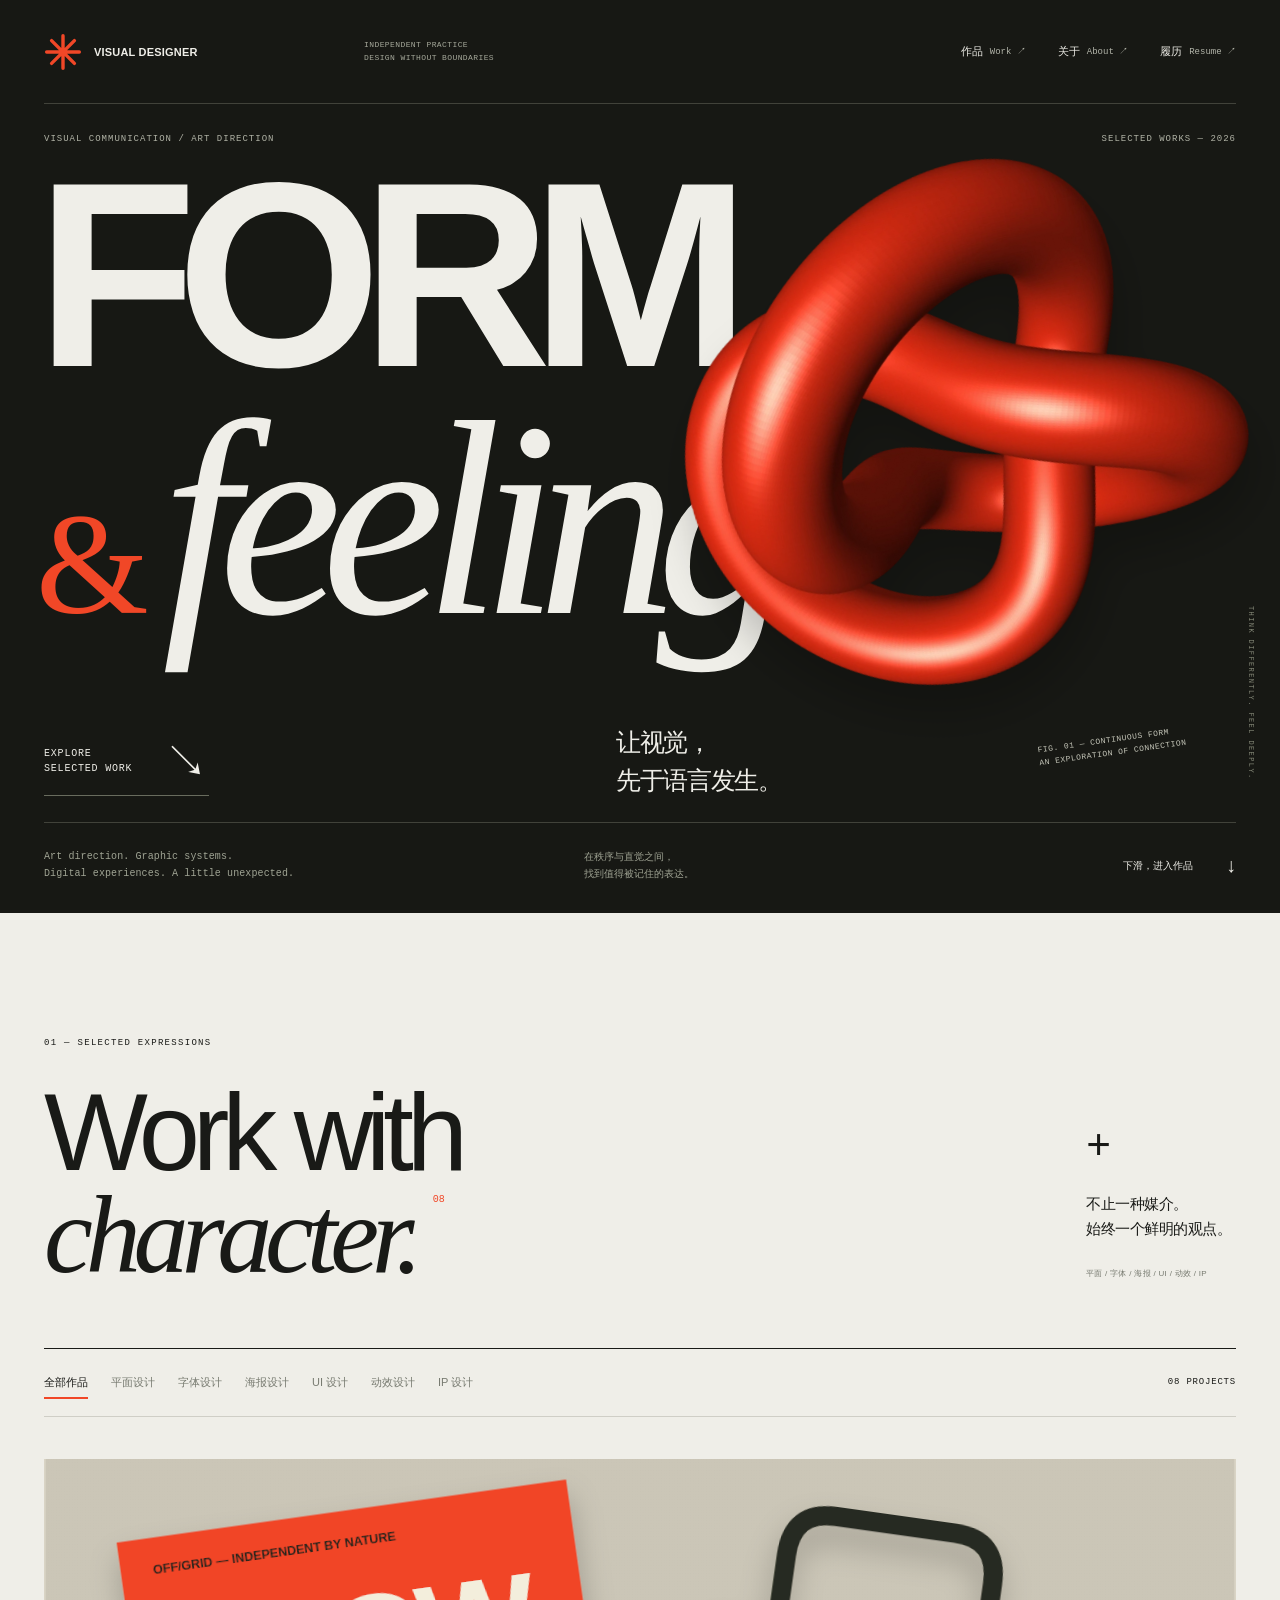
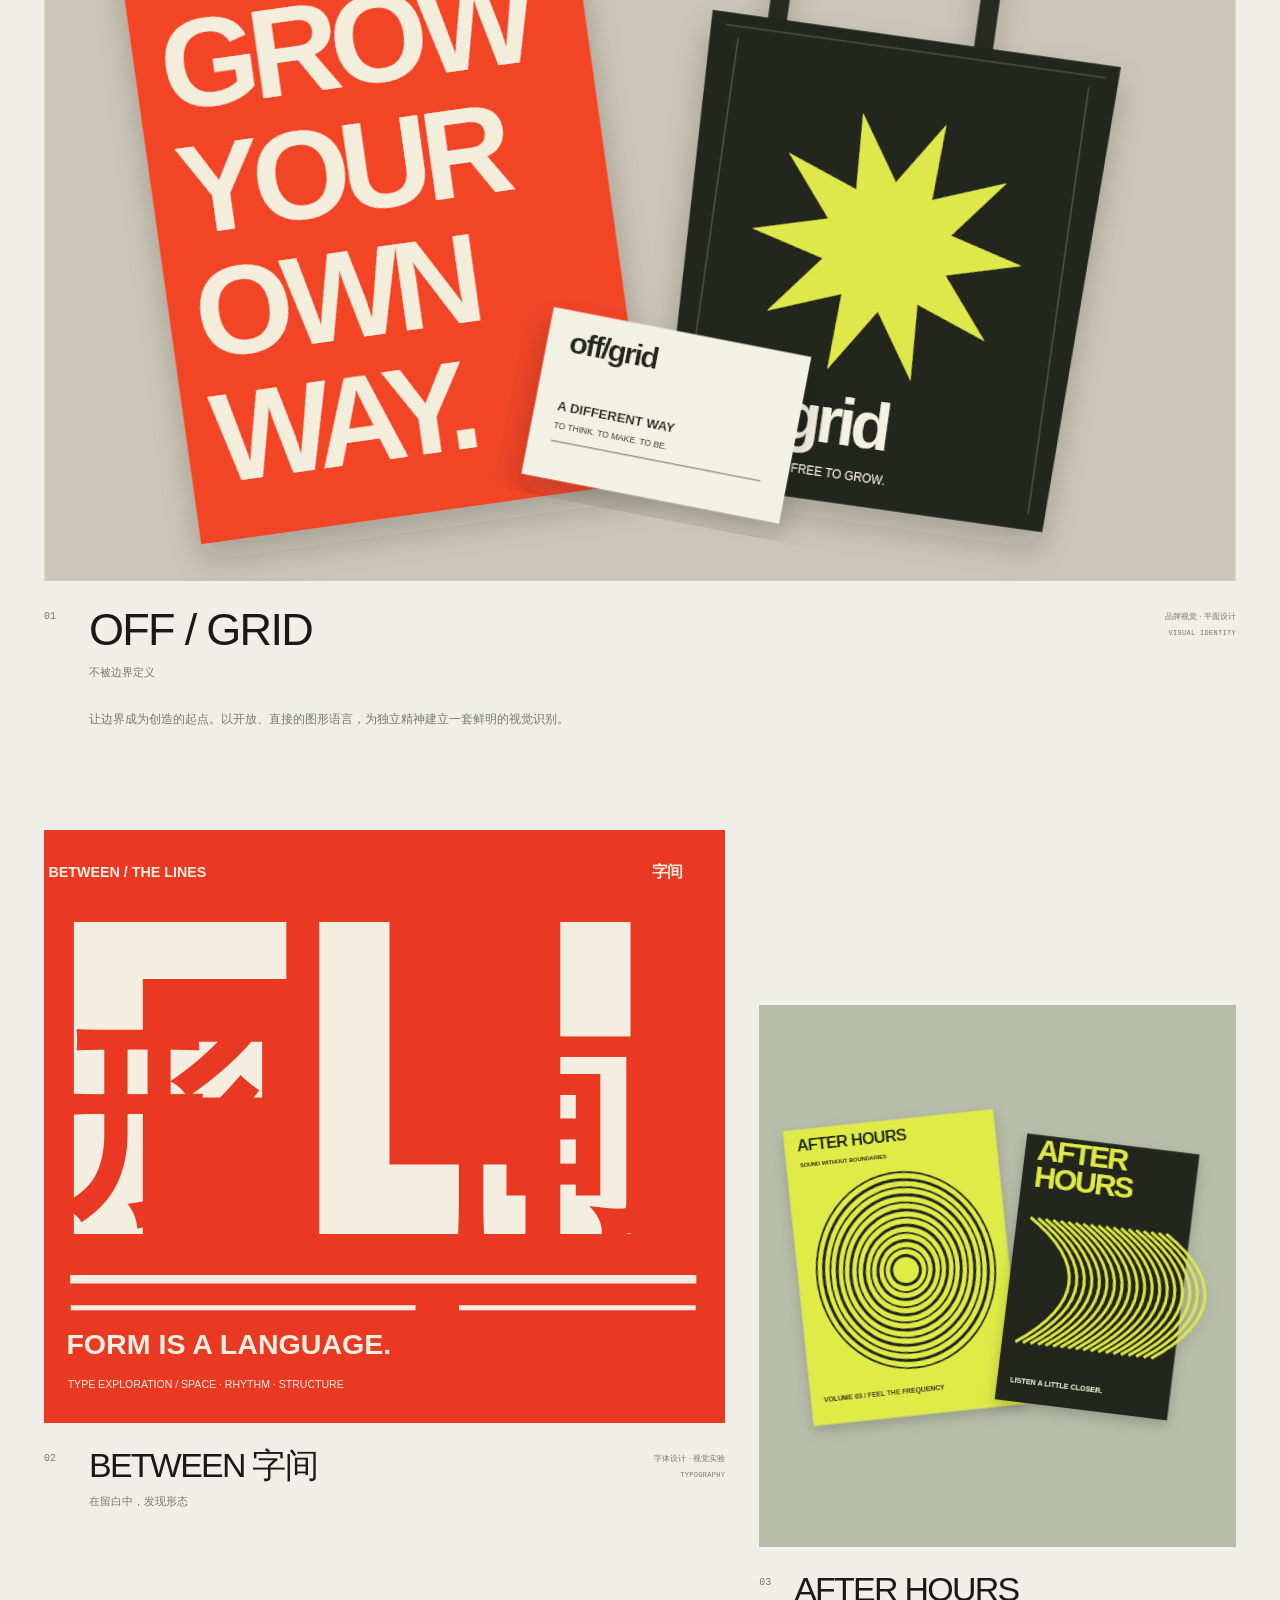
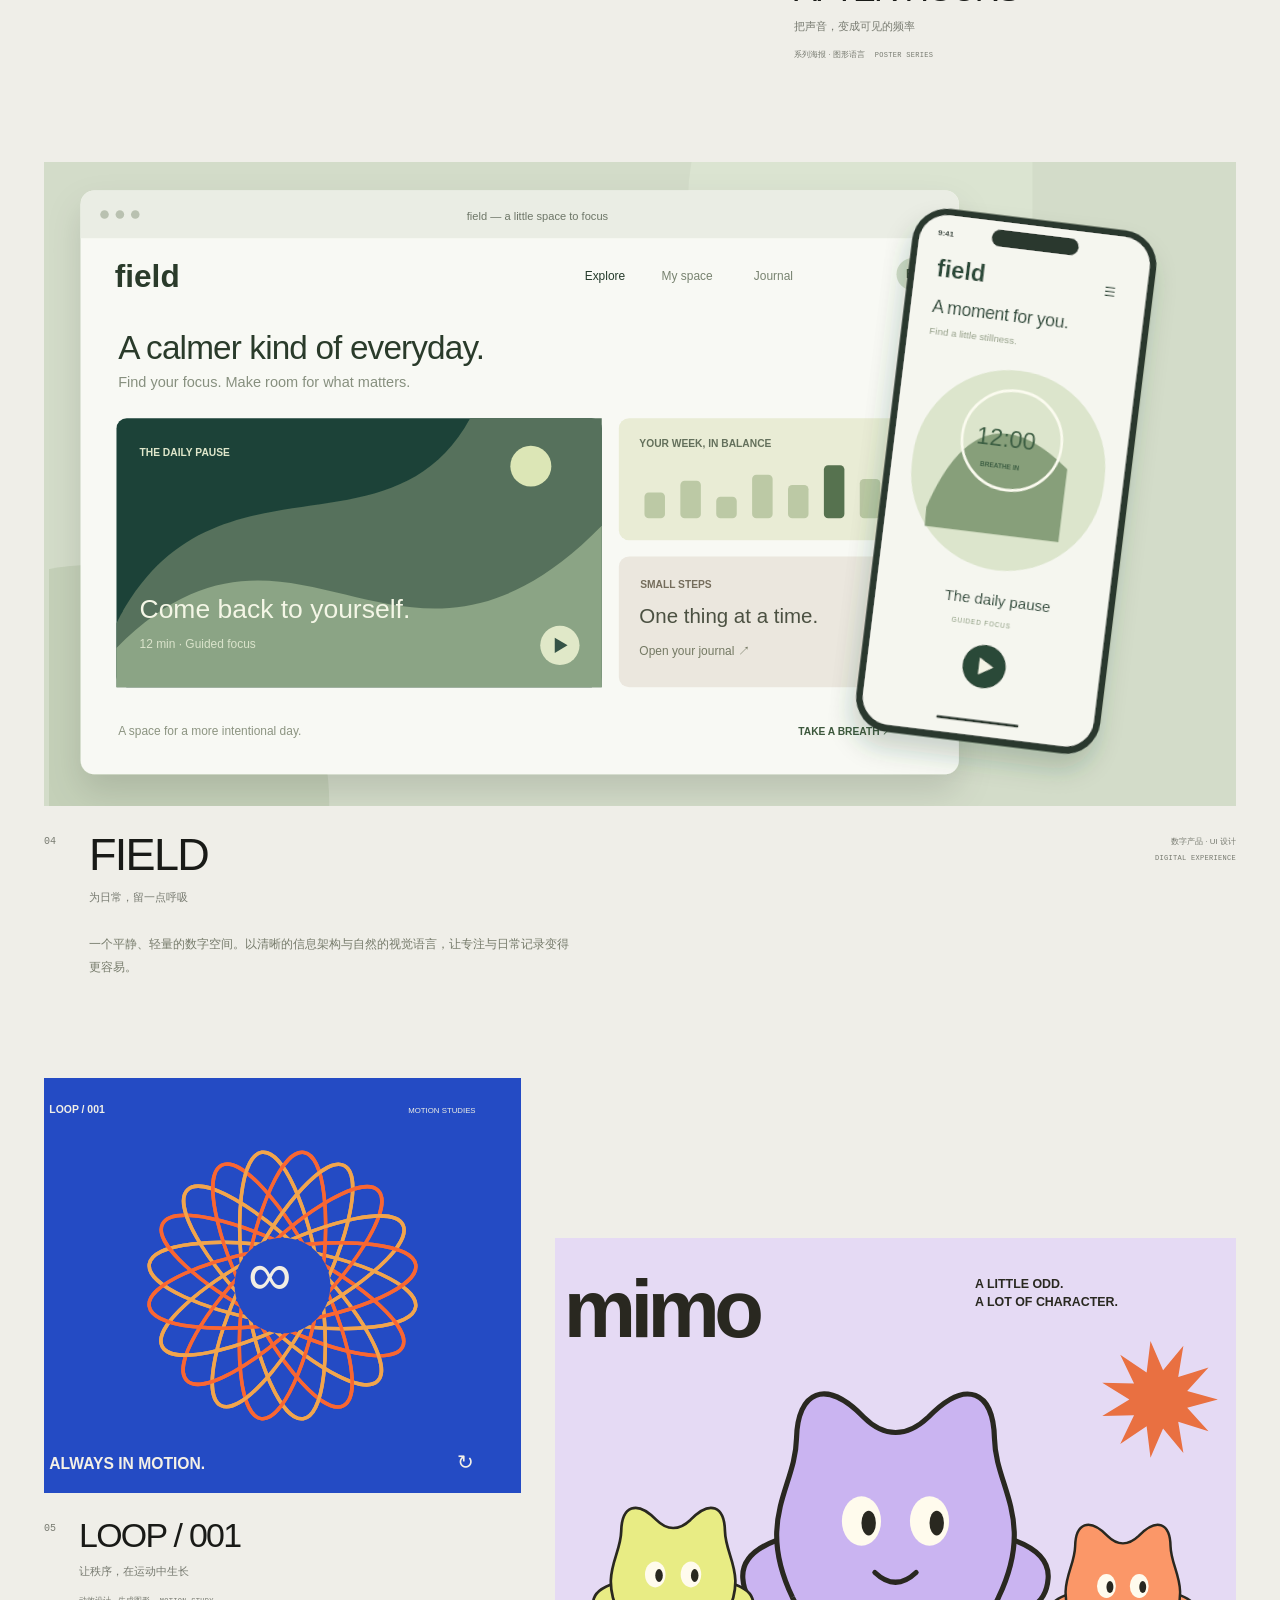
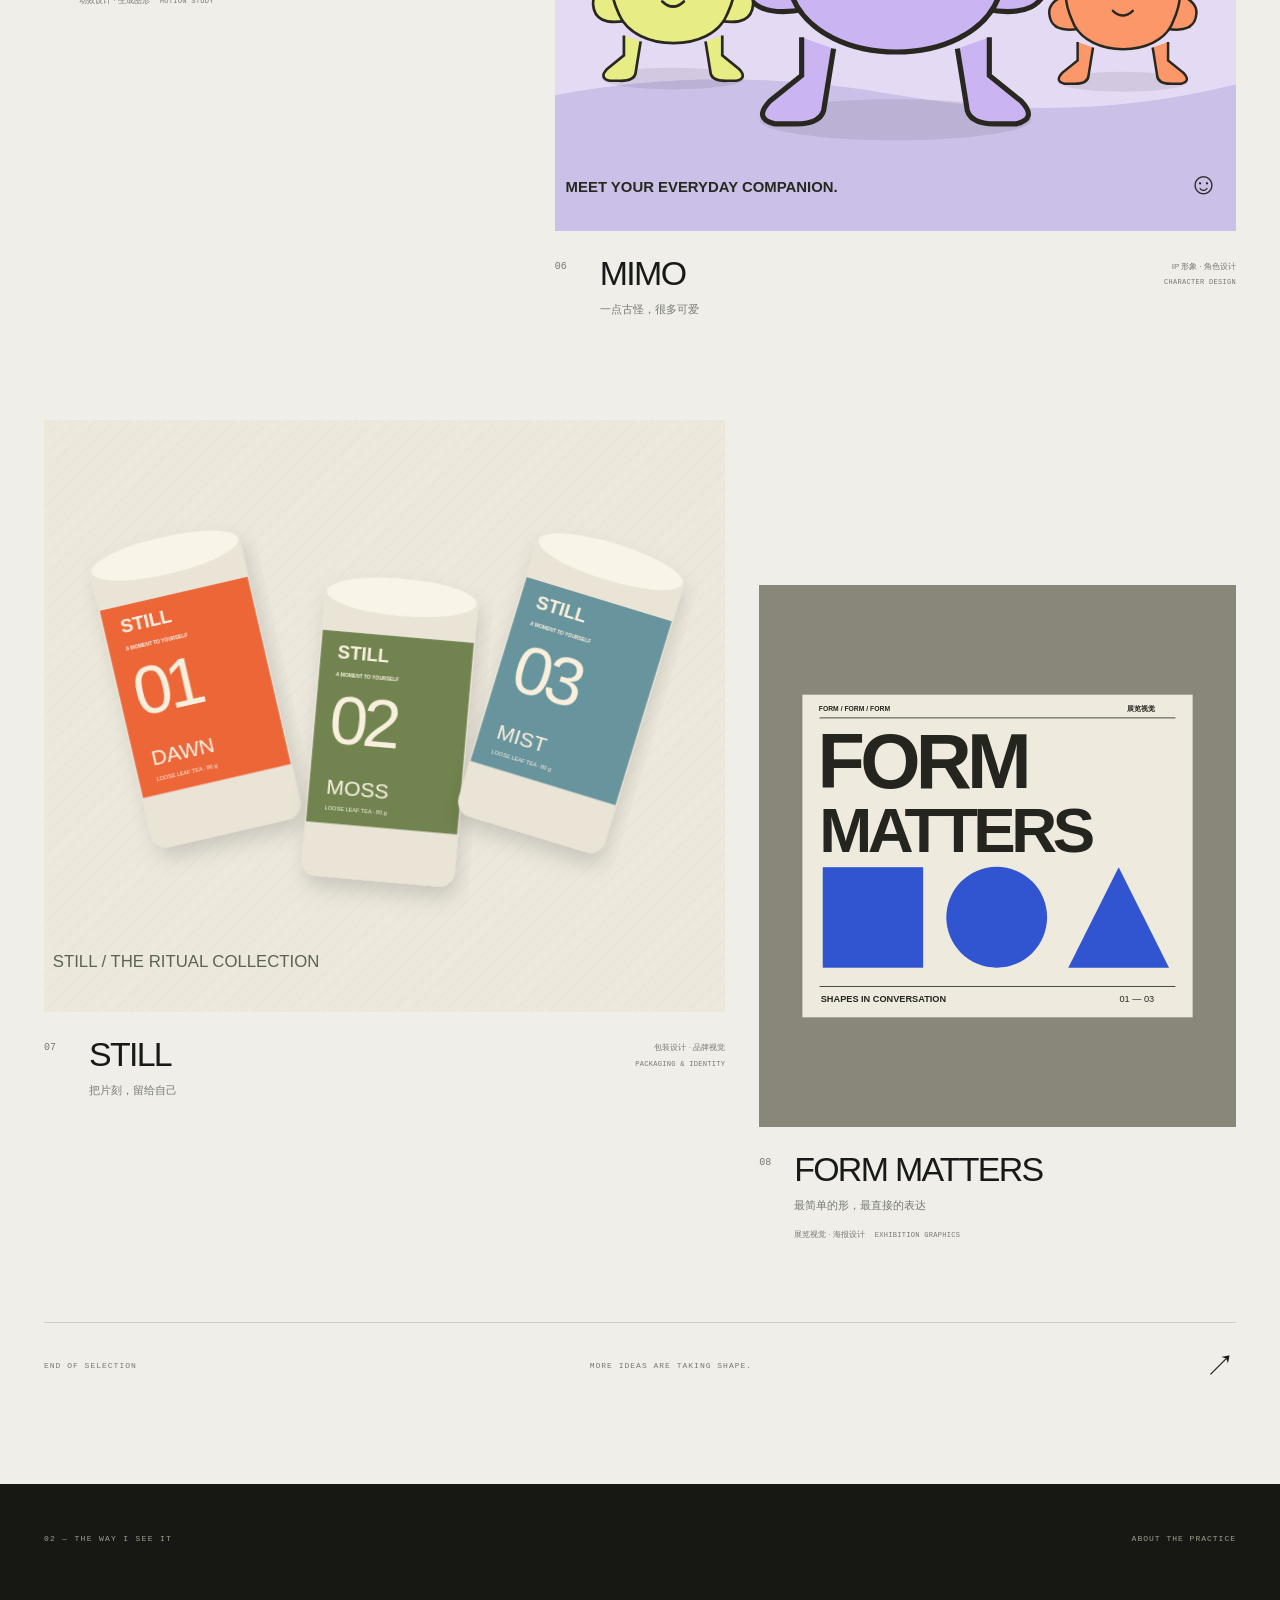
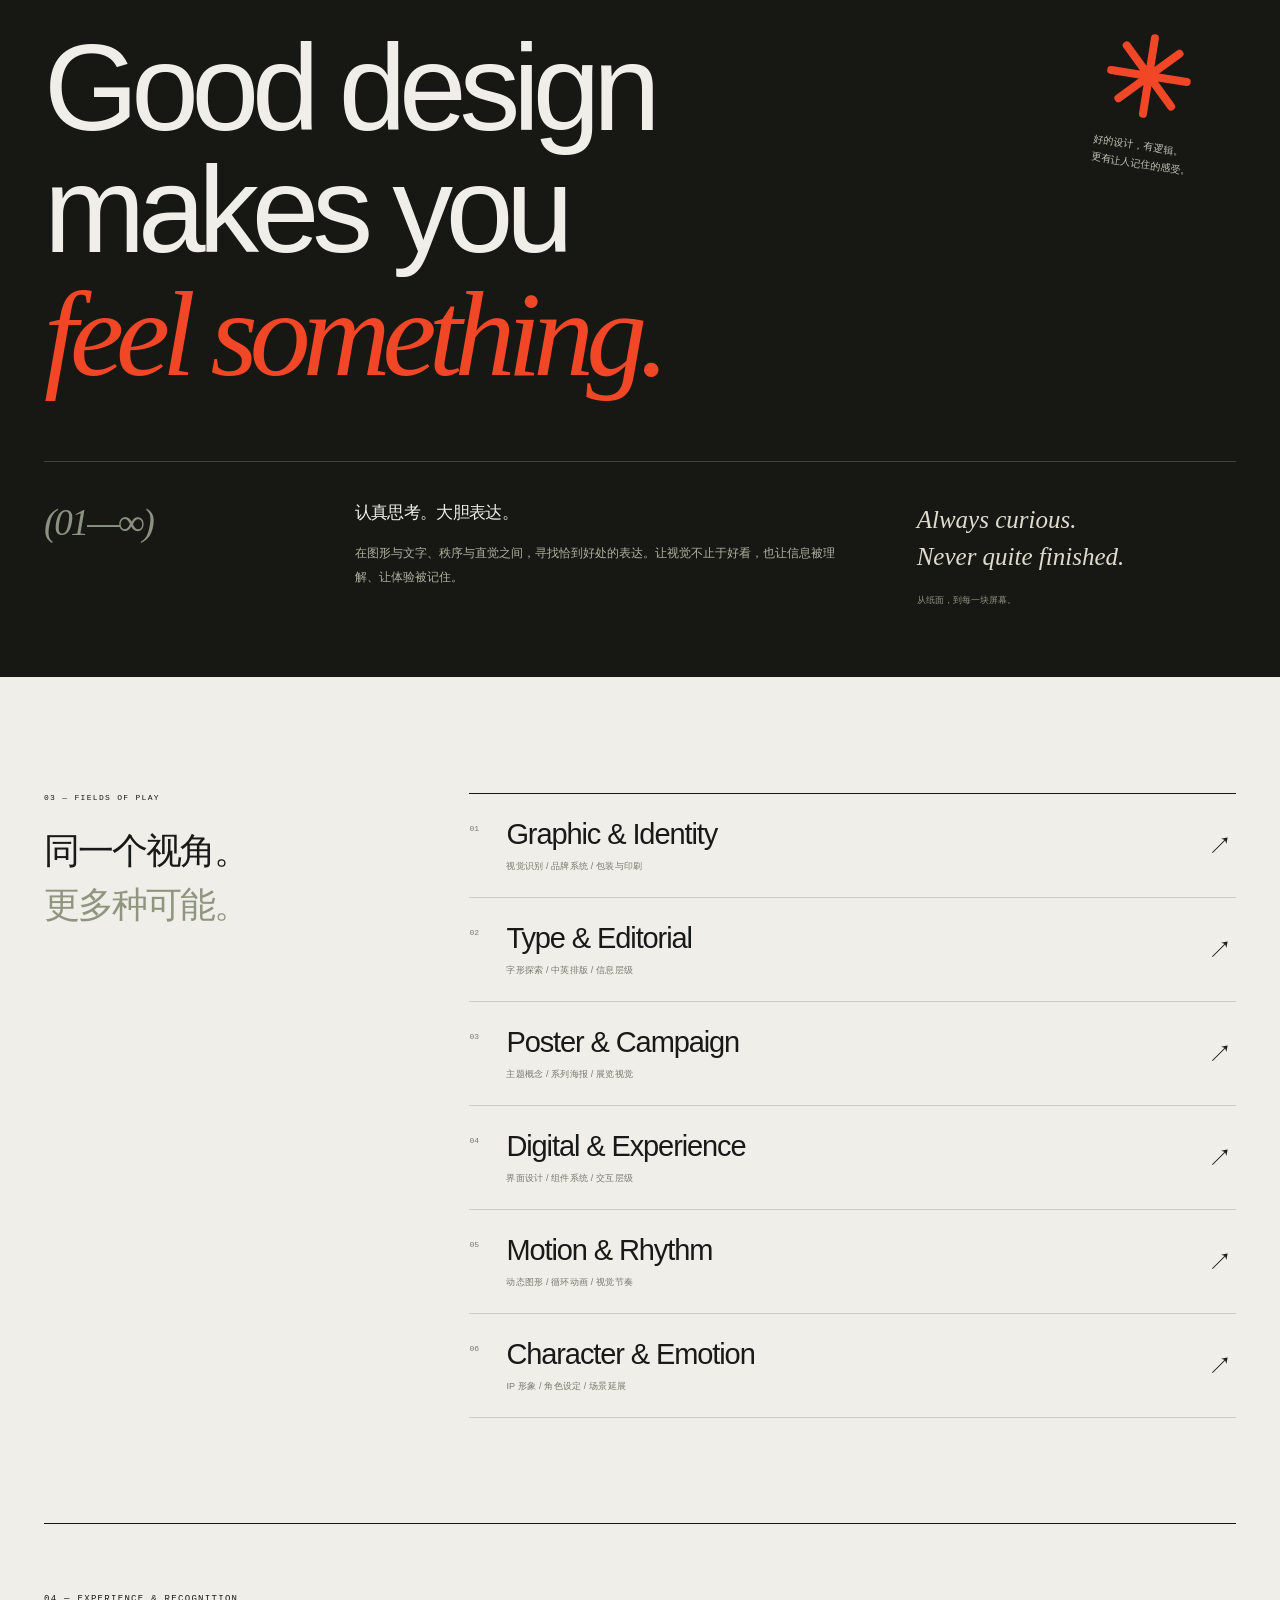
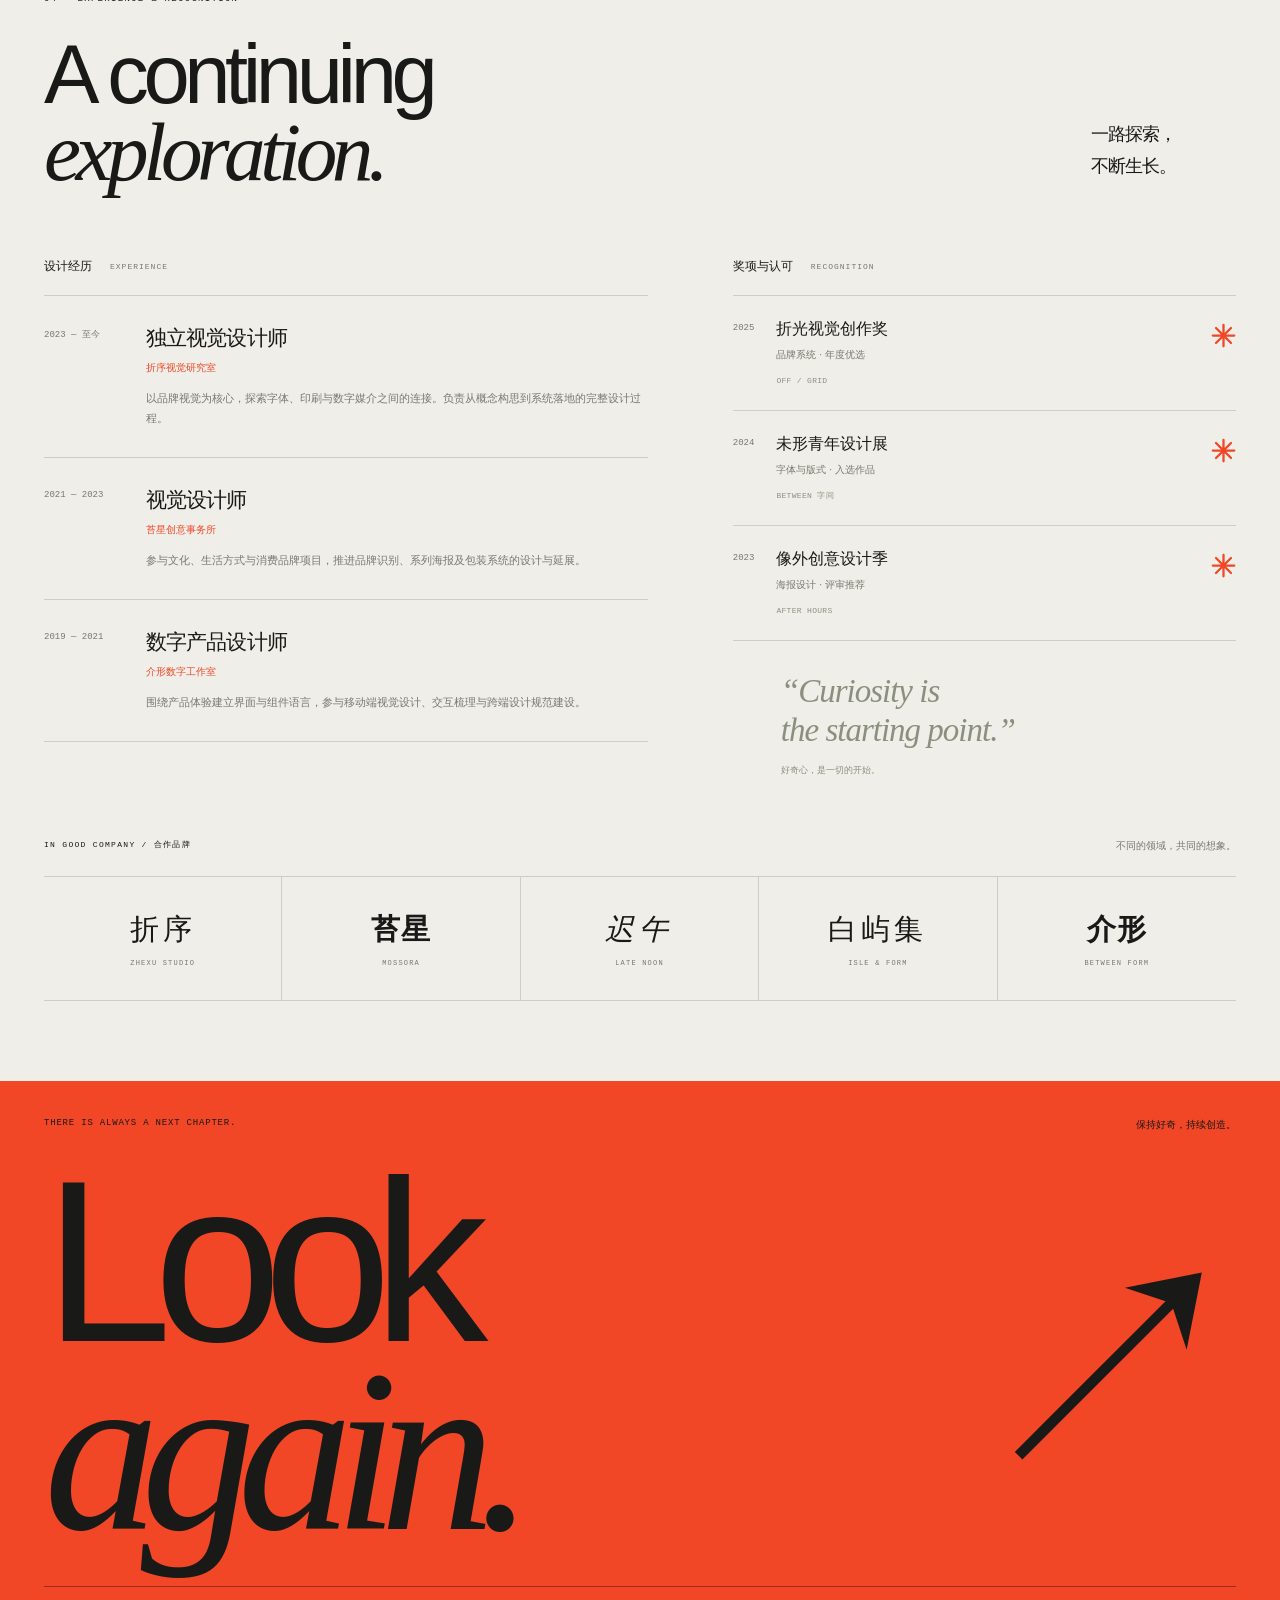
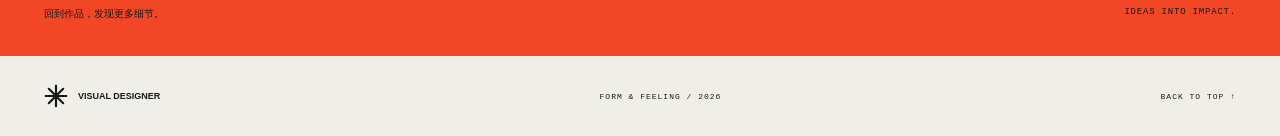
<file: index.html>
<!doctype html>
<html lang="zh-CN">
<head>
<meta charset="utf-8"><meta name="viewport" content="width=device-width,initial-scale=1"><meta name="theme-color" content="#171814">
<meta name="description" content="独立视觉设计作品集。图形、字体、海报、数字界面、动态与角色，探索形式与感受之间的连接。">
<meta property="og:title" content="FORM & FEELING — 视觉设计作品集"><meta property="og:description" content="让视觉，先于语言发生。"><meta property="og:type" content="website">
<title>FORM & FEELING — 视觉设计作品集</title><link rel="icon" href="assets/favicon.svg" type="image/svg+xml"><link rel="stylesheet" href="styles.css?v=2"><script src="content.js?v=2" defer></script><script src="app.js?v=2" defer></script>
</head>
<body><a class="skip-link" href="#work">跳到作品</a>
<div class="opening" id="top"><header class="site-header"><a class="wordmark" href="#top" aria-label="视觉设计师，返回首页"><span class="brand-symbol" aria-hidden="true"><svg class="star-mark" viewBox="0 0 100 100" aria-hidden="true"><path d="M50 7v86M7 50h86M20 20l60 60M20 80l60-60" fill="none" stroke="currentColor" stroke-width="9" stroke-linecap="round"/></svg></span><span data-profile="name">VISUAL DESIGNER</span></a><span class="header-note">INDEPENDENT PRACTICE<br>DESIGN WITHOUT BOUNDARIES</span><nav class="desktop-nav" aria-label="主导航"><a href="#work">作品 <span>Work ↗</span></a><a href="#about">关于 <span>About ↗</span></a><a href="#resume">履历 <span>Resume ↗</span></a></nav><button class="menu-toggle" aria-label="打开导航" aria-expanded="false" aria-controls="mobile-nav"><span></span><span></span></button><nav class="mobile-nav" id="mobile-nav" aria-label="移动导航" hidden><a href="#work">作品 <span>Work ↗</span></a><a href="#about">关于 <span>About ↗</span></a><a href="#resume">履历 <span>Resume ↗</span></a></nav></header>
<section class="hero" aria-labelledby="hero-title"><div class="hero-topline"><span>VISUAL COMMUNICATION / ART DIRECTION</span><span>SELECTED WORKS — 2026</span></div><div class="hero-stage"><h1 id="hero-title"><span class="hero-form" data-profile="heroLine1">FORM</span><span class="hero-feeling"><small>&amp;</small><em data-profile="heroLine2">feeling.</em></span></h1><div class="sculpture-wrap"><img src="assets/sculpture.webp" width="1400" height="1380" fetchpriority="high" alt="光泽朱红色三维缠绕雕塑，连续曲面构成没有起止的结"><span class="sculpture-label">FIG. 01 — CONTINUOUS FORM<br>AN EXPLORATION OF CONNECTION</span></div><p class="hero-statement">让视觉，<br>先于语言发生。</p><a class="hero-explore" href="#work"><span>EXPLORE<br>SELECTED WORK</span><span aria-hidden="true">↘</span></a><span class="hero-side-label" aria-hidden="true">THINK DIFFERENTLY. FEEL DEEPLY.</span></div><div class="hero-bottom"><p>Art direction. Graphic systems.<br>Digital experiences. A little unexpected.</p><p>在秩序与直觉之间，<br>找到值得被记住的表达。</p><a href="#work">下滑，进入作品 <span aria-hidden="true">↓</span></a></div></section></div>
<main>
<section id="work" class="work-section section-shell" aria-labelledby="work-title"><div class="section-heading"><div><p class="eyebrow">01 — SELECTED EXPRESSIONS</p><h2 id="work-title">Work with<br><em>character.</em><sup id="total-count">08</sup></h2></div><div class="work-heading-note"><span class="small-cross" aria-hidden="true">+</span><p>不止一种媒介。<br>始终一个鲜明的观点。</p><span>平面 / 字体 / 海报 / UI / 动效 / IP</span></div></div><div class="work-toolbar"><div id="filters" class="filters" role="group" aria-label="按设计类别筛选作品"></div><span id="results-count" class="results-count">08 PROJECTS</span></div><p id="filter-status" class="sr-only" role="status" aria-live="polite"></p><div id="project-grid" class="project-grid"></div><noscript><p>请开启 JavaScript 浏览完整项目。</p><img src="assets/off-grid.svg" alt="OFF / GRID 品牌设计"></noscript><div class="work-end"><span>END OF SELECTION</span><span>MORE IDEAS ARE TAKING SHAPE.</span><span aria-hidden="true">↗</span></div></section>
<section id="about" class="about-section" aria-labelledby="about-title"><div class="about-top section-shell"><p class="eyebrow">02 — THE WAY I SEE IT</p><span>ABOUT THE PRACTICE</span></div><div class="manifesto section-shell"><h2 id="about-title">Good design<br>makes you<br><em>feel something.</em></h2><div class="manifesto-note"><span aria-hidden="true"><svg class="star-mark" viewBox="0 0 100 100" aria-hidden="true"><path d="M50 7v86M7 50h86M20 20l60 60M20 80l60-60" fill="none" stroke="currentColor" stroke-width="9" stroke-linecap="round"/></svg></span><p>好的设计，有逻辑。<br>更有让人记住的感受。</p></div></div><div class="about-bottom section-shell"><span class="about-number">(01—∞)</span><div><h3>认真思考。大胆表达。</h3><p data-profile="about">在图形与文字、秩序与直觉之间，寻找恰到好处的表达。让视觉不止于好看，也让信息被理解、让体验被记住。</p></div><p class="about-aside">Always curious.<br>Never quite finished.<br><span>从纸面，到每一块屏幕。</span></p></div></section>
<section id="capabilities" class="capability-section section-shell" aria-labelledby="capability-title"><div class="compact-heading"><p class="eyebrow">03 — FIELDS OF PLAY</p><h2 id="capability-title">同一个视角。<br><em>更多种可能。</em></h2></div><div class="capability-list">
<a href="#work" data-filter-link="graphic" class="capability-row"><span class="capability-number">01</span><h3>Graphic & Identity</h3><p>视觉识别 / 品牌系统 / 包装与印刷</p><span class="capability-arrow" aria-hidden="true">↗</span></a>
<a href="#work" data-filter-link="type" class="capability-row"><span class="capability-number">02</span><h3>Type & Editorial</h3><p>字形探索 / 中英排版 / 信息层级</p><span class="capability-arrow" aria-hidden="true">↗</span></a>
<a href="#work" data-filter-link="poster" class="capability-row"><span class="capability-number">03</span><h3>Poster & Campaign</h3><p>主题概念 / 系列海报 / 展览视觉</p><span class="capability-arrow" aria-hidden="true">↗</span></a>
<a href="#work" data-filter-link="ui" class="capability-row"><span class="capability-number">04</span><h3>Digital & Experience</h3><p>界面设计 / 组件系统 / 交互层级</p><span class="capability-arrow" aria-hidden="true">↗</span></a>
<a href="#work" data-filter-link="motion" class="capability-row"><span class="capability-number">05</span><h3>Motion & Rhythm</h3><p>动态图形 / 循环动画 / 视觉节奏</p><span class="capability-arrow" aria-hidden="true">↗</span></a>
<a href="#work" data-filter-link="ip" class="capability-row"><span class="capability-number">06</span><h3>Character & Emotion</h3><p>IP 形象 / 角色设定 / 场景延展</p><span class="capability-arrow" aria-hidden="true">↗</span></a></div><div id="profile-links" class="profile-links" hidden></div></section>
<section id="resume" class="resume-section section-shell" aria-labelledby="resume-title"><div class="section-heading resume-heading"><div><p class="eyebrow">04 — EXPERIENCE & RECOGNITION</p><h2 id="resume-title">A continuing<br><em>exploration.</em></h2></div><p class="resume-heading-note">一路探索，<br>不断生长。</p></div><div class="resume-layout"><div><h3 class="resume-column-title">设计经历 <span>EXPERIENCE</span></h3><div id="experience-list"></div></div><div><h3 class="resume-column-title">奖项与认可 <span>RECOGNITION</span></h3><div id="awards-list"></div><div class="resume-quote">“Curiosity is<br>the starting point.”<span>好奇心，是一切的开始。</span></div></div></div><div id="clients" class="clients-section"><div class="clients-heading"><p class="eyebrow">IN GOOD COMPANY / 合作品牌</p><span>不同的领域，共同的想象。</span></div><div id="client-list" class="client-list"></div></div></section>
<section class="closing-section"><div class="section-shell"><div class="closing-top"><span>THERE IS ALWAYS A NEXT CHAPTER.</span><span>保持好奇，持续创造。</span></div><a class="closing-link" href="#work"><span>Look<br><em>again.</em></span><span class="closing-arrow" aria-hidden="true">↗</span></a><div class="closing-bottom"><span>回到作品，发现更多细节。</span><span>IDEAS INTO IMPACT.</span></div></div></section>
</main><footer class="site-footer section-shell"><a class="footer-brand" href="#top"><svg class="star-mark" viewBox="0 0 100 100" aria-hidden="true"><path d="M50 7v86M7 50h86M20 20l60 60M20 80l60-60" fill="none" stroke="currentColor" stroke-width="9" stroke-linecap="round"/></svg> <span data-profile="name">VISUAL DESIGNER</span></a><span>FORM & FEELING / 2026</span><a href="#top" class="back-top">BACK TO TOP ↑</a></footer>
<dialog class="project-dialog" id="project-dialog" aria-labelledby="dialog-title"><div class="dialog-top"><span id="dialog-index"></span><button class="dialog-close" aria-label="关闭项目详情">关闭 <span aria-hidden="true">×</span></button></div><div id="dialog-content"></div></dialog>
</body></html>
</file>
<file: styles.css>
:root{--paper:#efeee8;--ink:#191a17;--muted:#777a70;--line:#cfcec6;--red:#f14727;--dark:#171814;--mono:"Courier New",monospace;--font:Arial,"Helvetica Neue","PingFang SC","Microsoft YaHei","Noto Sans CJK SC",sans-serif;--serif:Georgia,"Times New Roman",serif}*{box-sizing:border-box}html{scroll-behavior:smooth;scroll-padding-top:30px}body{margin:0;background:var(--paper);color:var(--ink);font-family:var(--font);-webkit-font-smoothing:antialiased}body.modal-open{overflow:hidden}a{color:inherit;text-decoration:none}button{font:inherit;color:inherit;cursor:pointer}a,button{-webkit-tap-highlight-color:transparent;touch-action:manipulation}a:focus-visible,button:focus-visible{outline:2px solid var(--red);outline-offset:7px}img{display:block;max-width:100%}::selection{background:var(--red);color:var(--paper)}.section-shell{width:min(1500px,calc(100% - 88px));margin-inline:auto}.sr-only{position:absolute;width:1px;height:1px;margin:-1px;clip:rect(0,0,0,0);overflow:hidden;white-space:nowrap}.skip-link{position:fixed;top:-100px;left:20px;z-index:100;background:var(--paper);color:var(--ink);padding:15px}.skip-link:focus{top:20px}.opening{background:var(--dark);color:var(--paper);overflow:hidden;position:relative}.site-header{margin:0 44px;display:flex;align-items:center;justify-content:space-between;height:104px;border-bottom:1px solid #41423a;position:relative;z-index:10}.wordmark{display:flex;align-items:center;gap:12px;font-size:11px;letter-spacing:.2px;font-weight:700}.brand-symbol{font-size:38px;line-height:1;color:var(--red)}.header-note{font-family:var(--mono);font-size:8px;line-height:1.6;letter-spacing:.4px;margin-right:auto;margin-left:13vw;color:#a6a99b}.desktop-nav{display:flex;gap:32px}.desktop-nav a{font-size:11px;display:flex;gap:7px;align-items:center}.desktop-nav a span{font-family:var(--mono);font-size:9px;color:#b2b4a9}.desktop-nav a:hover{color:var(--red)}.menu-toggle,.mobile-nav{display:none}.hero{padding:30px 44px 31px}.hero-topline{display:flex;justify-content:space-between;gap:16px;font-family:var(--mono);font-size:9px;letter-spacing:1px;color:#b1b3a6}.hero-stage{position:relative;height:clamp(540px,53vw,860px);max-width:1520px;margin:0 auto}.hero-stage h1{position:absolute;top:26px;left:-8px;margin:0;width:100%;font-size:clamp(120px,20.6vw,320px);font-weight:900;line-height:.8;letter-spacing:-.078em;z-index:2;pointer-events:none}.hero-form{display:block}.hero-feeling{display:flex;align-items:baseline;margin-top:13px;gap:29px;letter-spacing:-.09em;white-space:nowrap}.hero-feeling small{font-family:var(--serif);font-weight:400;font-size:.55em;letter-spacing:-.11em;color:var(--red)}.hero-feeling em{font-family:var(--serif);font-size:1.055em;font-weight:400;line-height:.9;letter-spacing:-.074em}.sculpture-wrap{position:absolute;width:57%;right:-5%;top:-4%;z-index:3;pointer-events:none}.sculpture-wrap img{width:100%;height:auto;transform:rotate(-12deg);filter:drop-shadow(0 30px 20px #0003);animation:breathe 14s ease-in-out infinite}.sculpture-label{position:absolute;right:16%;bottom:4%;font-family:var(--mono);font-size:8px;line-height:1.6;letter-spacing:.5px;transform:rotate(-8deg);color:#c6c7ba}.hero-statement{position:absolute;left:48%;bottom:23px;font-size:25px;line-height:1.5;font-weight:400;letter-spacing:-1.4px;margin:0}.hero-explore{position:absolute;left:0;bottom:26px;display:flex;gap:32px;align-items:center;border-bottom:1px solid #696c5e;padding-bottom:12px;font-size:10px;font-family:var(--mono);line-height:1.5;letter-spacing:.8px}.hero-explore>span:last-child{font-family:var(--font);font-size:44px;line-height:1}.hero-explore:hover{color:var(--red)}.hero-side-label{position:absolute;right:-19px;bottom:43px;writing-mode:vertical-rl;font-family:var(--mono);font-size:7px;letter-spacing:1.4px;color:#848777}.hero-bottom{border-top:1px solid #41423a;display:grid;grid-template-columns:1fr 1fr auto;align-items:center;gap:35px;padding-top:25px;font-size:10px;line-height:1.7;color:#a0a494}.hero-bottom p{margin:0}.hero-bottom p:first-child{font-family:var(--mono);letter-spacing:.1px}.hero-bottom>a{font-size:10px;color:var(--paper);display:flex;gap:33px;align-items:center}.hero-bottom>a span{font-size:20px}@keyframes breathe{0%,100%{transform:translateY(0) rotate(-12deg)}50%{transform:translateY(-16px) rotate(-6deg)}}.work-section{padding:125px 0 73px}.section-heading{display:flex;align-items:flex-end;justify-content:space-between;gap:30px;margin-bottom:62px}.eyebrow{font-family:var(--mono);font-size:9px;letter-spacing:1.3px;margin:0 0 33px;font-weight:400}h2{margin:0;font-size:clamp(65px,8.6vw,130px);font-weight:500;line-height:.92;letter-spacing:-.065em}h2 em{font-family:var(--serif);font-weight:400;letter-spacing:-.065em}h2 sup{font:10px var(--mono);letter-spacing:0;color:var(--red);display:inline-block;vertical-align:top;margin:11px 0 0 17px}.work-heading-note{padding:0 5px 6px 0}.small-cross{display:block;font-family:var(--mono);font-size:42px;font-weight:400;margin-bottom:23px;line-height:1}.work-heading-note p{font-size:15px;line-height:1.65;margin:0 0 20px;letter-spacing:-.5px}.work-heading-note>span:last-child{font-size:8px;letter-spacing:.3px;color:var(--muted)}.work-toolbar{display:flex;justify-content:space-between;align-items:center;gap:15px;border-top:1px solid var(--ink);border-bottom:1px solid var(--line);padding:16px 0;margin-bottom:42px}.filters{display:flex;gap:23px;flex-wrap:wrap}.filter-button{background:none;border:0;padding:10px 0;font-size:11px;position:relative;color:var(--muted)}.filter-button[aria-pressed=true]{color:var(--ink)}.filter-button[aria-pressed=true]:after{content:"";position:absolute;bottom:1px;left:0;right:0;height:2px;background:var(--red)}.filter-button:hover{color:var(--red)}.results-count{font-family:var(--mono);font-size:9px;letter-spacing:.8px;white-space:nowrap}.project-grid{display:grid;grid-template-columns:repeat(12,minmax(0,1fr));column-gap:34px;row-gap:100px}.project-card{grid-column:span 6;position:relative;display:block;width:100%;min-width:0;text-align:left;padding:0;border:0;background:none;align-self:start}.project-card:nth-child(1){grid-column:span 12}.project-card:nth-child(2){grid-column:span 7}.project-card:nth-child(3){grid-column:span 5;margin-top:175px}.project-card:nth-child(4){grid-column:span 12}.project-card:nth-child(5){grid-column:span 5;margin-top:0}.project-card:nth-child(6){grid-column:span 7;margin-top:160px}.project-card:nth-child(7){grid-column:span 7}.project-card:nth-child(8){grid-column:span 5;margin-top:165px}.project-image{position:relative;overflow:hidden;aspect-ratio:1.15;background:var(--project-bg)}.project-image>img{width:100%;height:100%;object-fit:cover;transition:transform .8s cubic-bezier(.2,.8,.2,1);transform:scale(1.006)}.project-card:nth-child(1) .project-image{aspect-ratio:1.65}.project-card:nth-child(1) .project-image>img{object-fit:contain}.project-card:nth-child(4) .project-image{aspect-ratio:1.85}.project-card:nth-child(4) .project-image>img{object-fit:contain;transform:scale(1.06)}.project-card:nth-child(3) .project-image,.project-card:nth-child(8) .project-image{aspect-ratio:.88}.project-card:nth-child(3) .project-image>img,.project-card:nth-child(8) .project-image>img{object-fit:contain}.project-card:hover .project-image>img{transform:scale(1.035)}.project-card:nth-child(4):hover .project-image>img{transform:scale(1.09)}.project-index{position:absolute;left:18px;top:18px;font-family:var(--mono);font-size:8px;letter-spacing:1px;color:#202019;background:#f2f0e6e8;padding:7px 9px;opacity:0;transition:opacity .2s}.project-open{position:absolute;right:23px;bottom:23px;width:70px;height:70px;display:grid;place-items:center;border-radius:50%;font-size:38px;background:var(--paper);color:var(--ink);transform:translateY(9px);opacity:0;transition:transform .25s,opacity .25s}.project-card:hover .project-open,.project-card:focus-visible .project-open{opacity:1;transform:none}.project-card:hover .project-index,.project-card:focus-visible .project-index{opacity:1}.project-meta{display:grid;grid-template-columns:32px 1fr auto;gap:13px;margin-top:24px;align-items:start}.project-number{font-family:var(--mono);font-size:10px;padding-top:6px;color:var(--muted)}.project-meta h3{font-size:clamp(25px,2.65vw,42px);letter-spacing:-1.7px;font-weight:500;margin:0 0 8px;line-height:1.1}.project-subtitle{font-size:11px;color:var(--muted);margin:0;line-height:1.8}.project-discipline{font-size:8px;text-align:right;color:var(--muted);padding-top:6px;line-height:1.6}.project-discipline>span{display:block;font-family:var(--mono);font-size:7px;letter-spacing:.3px;margin-top:4px}.project-overview{font-size:12px;line-height:1.9;color:#767b6b;max-width:480px;margin:25px 0 0 45px;display:none}.project-card:nth-child(1) .project-overview,.project-card:nth-child(4) .project-overview{display:block}.project-card:nth-child(1) .project-meta h3,.project-card:nth-child(4) .project-meta h3{font-size:45px}.project-card:nth-child(1) .project-meta,.project-card:nth-child(4) .project-meta{grid-template-columns:32px 1fr auto}.project-card:nth-child(3) .project-meta,.project-card:nth-child(5) .project-meta,.project-card:nth-child(8) .project-meta{grid-template-columns:22px 1fr}.project-card:nth-child(3) .project-discipline,.project-card:nth-child(5) .project-discipline,.project-card:nth-child(8) .project-discipline{grid-column:2;text-align:left;margin-top:0;padding-top:0}.project-card:nth-child(3) .project-discipline>span,.project-card:nth-child(5) .project-discipline>span,.project-card:nth-child(8) .project-discipline>span{display:inline;margin-left:10px}.is-filtered{grid-template-columns:repeat(2,minmax(0,1fr));gap:55px 32px}.is-filtered .project-card:nth-child(n){grid-column:span 1;margin:0}.is-filtered .project-card .project-image{aspect-ratio:1.25}.is-filtered .project-card .project-image>img{object-fit:cover;transform:scale(1.006)}.is-filtered .project-card .project-meta{grid-template-columns:25px 1fr}.is-filtered .project-card .project-meta h3{font-size:29px}.is-filtered .project-discipline{grid-column:2;text-align:left}.is-filtered .project-overview{display:none!important}.work-end{display:flex;justify-content:space-between;gap:20px;border-top:1px solid var(--line);padding-top:28px;margin-top:80px;font-family:var(--mono);font-size:8px;letter-spacing:1px;color:var(--muted);align-items:center}.work-end>span:last-child{font-family:var(--font);font-size:30px;line-height:1;color:var(--ink)}.about-section{background:var(--dark);color:var(--paper);padding:50px 0 70px;margin-top:30px;overflow:hidden}.about-top{display:flex;justify-content:space-between;font-family:var(--mono);font-size:8px;letter-spacing:1px;color:#9da18f}.about-top .eyebrow{font-size:8px;margin:0}.manifesto{position:relative;padding-top:84px;padding-bottom:65px}.manifesto h2{font-size:clamp(62px,9.5vw,145px);font-weight:400;line-height:1.01;letter-spacing:-.06em}.manifesto h2 em{color:var(--red);white-space:nowrap}.manifesto-note{position:absolute;right:3%;top:16%;transform:rotate(9deg)}.manifesto-note>span{font-size:89px;color:var(--red);line-height:1}.manifesto-note p{font-size:10px;line-height:1.8;color:#c3c5b7;margin-top:17px}.about-bottom{border-top:1px solid #41423a;padding-top:39px;display:grid;grid-template-columns:.55fr 1.1fr .7fr;gap:60px;align-items:start}.about-number{font-family:var(--serif);font-style:italic;font-size:37px;color:#8c9280;letter-spacing:-2px}.about-bottom h3{font-size:17px;margin:0 0 17px;font-weight:400;letter-spacing:-.7px}.about-bottom div>p{font-size:12px;line-height:2;color:#aeb29f;margin:0}.about-aside{font-family:var(--serif);font-style:italic;font-size:25px;line-height:1.5;margin:0;color:#dddccd}.about-aside>span{display:block;font-family:var(--font);font-size:9px;font-style:normal;color:#8c9280;margin-top:18px}.capability-section{padding:116px 0 105px;display:grid;grid-template-columns:.7fr 1.6fr;gap:90px}.compact-heading h2{font-family:var(--font);font-size:36px;line-height:1.5;letter-spacing:-2px}.compact-heading h2 em{font-family:var(--font);font-style:normal;font-weight:400;color:#8f957f;letter-spacing:-2px}.compact-heading .eyebrow{font-size:8px;margin-bottom:22px}.capability-list{border-top:1px solid var(--ink)}.capability-row{display:grid;grid-template-columns:21px 1fr 28px;gap:5px 16px;border-bottom:1px solid var(--line);padding:24px 0;transition:padding .3s,color .3s}.capability-row:hover{padding-left:13px;color:var(--red)}.capability-number{font:8px var(--mono);color:var(--muted);padding-top:6px;grid-row:1/3}.capability-row h3{font-weight:400;font-size:29px;letter-spacing:-1.1px;margin:0}.capability-row p{grid-column:2;font-size:9px;letter-spacing:.2px;color:var(--muted);margin:4px 0 0}.capability-arrow{grid-column:3;grid-row:1/3;font-size:24px;align-self:center}.profile-links{grid-column:1/-1;display:flex;gap:25px;font-size:13px}.profile-links[hidden]{display:none}.profile-links a{border-bottom:1px solid var(--ink);padding-bottom:6px}.resume-section{border-top:1px solid var(--ink);padding:70px 0 80px}.resume-heading{margin-bottom:67px}.resume-heading h2{font-size:clamp(50px,6.5vw,100px)}.resume-heading-note{font-size:18px;line-height:1.8;letter-spacing:-1px;margin:0 5% 8px 0}.resume-layout{display:grid;grid-template-columns:1.2fr 1fr;gap:85px}.resume-column-title{font-size:12px;font-weight:400;display:flex;gap:18px;align-items:center;border-bottom:1px solid var(--line);padding-bottom:20px;margin:0}.resume-column-title>span{font:8px var(--mono);letter-spacing:1px;color:var(--muted)}.experience-item{padding:28px 0 28px 102px;border-bottom:1px solid var(--line);position:relative}.experience-period{position:absolute;left:0;top:32px;margin:0;font:9px var(--mono);color:var(--muted)}.experience-item h4{font-size:21px;font-weight:400;letter-spacing:-.9px;margin:0 0 9px}.experience-company{font-size:10px;margin:0 0 13px;color:var(--red)}.experience-description{font-size:11px;line-height:1.9;color:var(--muted);margin:0}.award-item{display:flex;gap:22px;padding:23px 0;border-bottom:1px solid var(--line)}.award-year{font:9px var(--mono);color:var(--muted);padding-top:4px}.award-item h4{font-size:16px;font-weight:400;margin:0 0 8px}.award-item p{font-size:10px;color:var(--muted);margin:0 0 7px}.award-item small{font:8px var(--mono);color:#8c9182;letter-spacing:.3px}.award-star{font-size:25px;margin-left:auto;color:var(--red);line-height:1.2}.resume-quote{font-family:var(--serif);font-size:33px;font-style:italic;letter-spacing:-1px;line-height:1.2;margin:31px 0 0 48px;color:#8b907e}.resume-quote span{display:block;font-family:var(--font);font-size:9px;font-style:normal;letter-spacing:0;margin-top:14px}.clients-section{margin-top:63px}.clients-heading{display:flex;justify-content:space-between;gap:25px;margin-bottom:23px}.clients-heading .eyebrow{font-size:8px;margin:0}.clients-heading>span{font-size:10px;color:var(--muted)}.client-list{display:grid;grid-template-columns:repeat(5,1fr);border-top:1px solid var(--line);border-bottom:1px solid var(--line)}.client-wordmark{text-align:center;padding:33px 8px}.client-wordmark:not(:last-child){border-right:1px solid var(--line)}.client-wordmark strong{font-size:29px;letter-spacing:4px;font-weight:500;display:block}.client-wordmark span{font:7px var(--mono);display:block;letter-spacing:1.2px;margin-top:9px;color:var(--muted)}.client-wordmark.serif strong{font-family:var(--serif),"Noto Serif CJK SC",serif}.client-wordmark.italic strong{font-style:italic;letter-spacing:5px}.client-wordmark.bold strong{font-weight:800;letter-spacing:1px}.closing-section{padding:37px 0 35px;background:var(--red);color:var(--ink);overflow:hidden}.closing-top,.closing-bottom{display:flex;justify-content:space-between;gap:20px;font:9px var(--mono);letter-spacing:.8px}.closing-top span:last-child,.closing-bottom span:first-child{font-family:var(--font);font-size:10px;letter-spacing:0}.closing-link{display:flex;align-items:center;justify-content:space-between;gap:20px;padding:35px 0 39px;line-height:.82;font-size:clamp(95px,18vw,270px);font-weight:500;letter-spacing:-.08em}.closing-link em{font-family:var(--serif);font-weight:400}.closing-arrow{font-family:var(--font);font-size:1.25em;line-height:1;transform:translateY(14px);transition:transform .5s}.closing-link:hover .closing-arrow{transform:translate(10px,4px)}.closing-bottom{padding-top:20px;border-top:1px solid #9b2c20}.site-footer{display:flex;justify-content:space-between;gap:24px;align-items:center;padding:28px 0;font:8px var(--mono);letter-spacing:1px}.footer-brand{display:flex;gap:10px;align-items:center;font-family:var(--font);font-size:24px}.footer-brand>span{font-size:9px;font-weight:700;letter-spacing:0}.back-top{font-size:8px}.reveal-ready{opacity:.25;transform:translateY(22px);transition:opacity .7s,transform .7s}.reveal-ready.is-visible{opacity:1;transform:none}
/* Project details */
.project-dialog{max-width:1130px;width:calc(100% - 70px);max-height:calc(100dvh - 40px);padding:0;background:var(--paper);color:var(--ink);border:0;border-radius:0;overscroll-behavior:contain;box-shadow:0 22px 90px #0005}.project-dialog::backdrop{background:#10120dda;backdrop-filter:blur(9px)}.dialog-top{position:sticky;top:0;z-index:3;background:var(--paper);display:flex;justify-content:space-between;align-items:center;padding:15px 32px;border-bottom:1px solid var(--line)}.dialog-top>span{font:9px var(--mono);letter-spacing:1px;color:var(--muted)}.dialog-close{padding:6px 0 6px 16px;border:0;background:none;font-size:11px;display:flex;align-items:center;gap:15px}.dialog-close span{font-size:29px;line-height:1}.dialog-header{padding:44px 48px 35px}.dialog-header .eyebrow{color:var(--project-accent);margin-bottom:16px;font-size:9px}.dialog-header h2{font-size:66px;letter-spacing:-3px}.dialog-subtitle{font-size:14px;color:var(--muted);margin:19px 0 0}.dialog-hero{margin:0 24px;overflow:hidden}.dialog-hero img{width:100%;height:auto}.dialog-body{display:grid;grid-template-columns:1fr 1.6fr;gap:60px;padding:42px 48px}.dialog-label{font:9px var(--mono);letter-spacing:.6px;color:var(--muted);margin:0 0 17px}.dialog-summary{font-size:18px;line-height:1.9;margin:0 0 22px}.dialog-approach{font-size:12px;line-height:2;color:var(--muted);margin:0}.scope-list{list-style:none;padding:0;margin:0 0 30px}.scope-list li{font-size:12px;line-height:2.1}.palette{display:flex;gap:7px}.palette span{display:block;flex:1;height:40px;border:1px solid #23241f10}.palette-labels{margin-top:7px;font:8px/1.5 var(--mono);color:var(--muted);word-break:break-word}.design-notes{margin:0 48px 40px;padding-top:24px;border-top:1px solid var(--line);display:grid;grid-template-columns:1fr 1fr;gap:32px}.design-notes p{font-size:12px;line-height:1.9;color:var(--muted);margin:0}.design-notes p span{display:block;font:8px var(--mono);color:var(--project-accent);margin-bottom:9px;letter-spacing:1px}.dialog-next{background:var(--dark);color:var(--paper);border:0;padding:27px 48px;width:100%;display:flex;align-items:center;justify-content:space-between;text-align:left}.dialog-next small{display:block;font:8px var(--mono);letter-spacing:1.4px;color:#8e9581;margin-bottom:10px}.dialog-next strong{font-size:27px;font-weight:400;letter-spacing:-1px}.dialog-next>span:last-child{font-size:39px}.dialog-next:hover{background:#303628}
@media(min-width:1650px){.site-header,.hero{max-width:1588px;margin-inline:auto}.hero-stage h1{font-size:320px}.sculpture-wrap{right:-4%;top:-3%;width:58%}}@media(max-width:1100px){.section-shell{width:calc(100% - 64px)}.site-header{margin-inline:32px}.header-note{margin-left:9vw}.hero{padding-inline:32px}.hero-stage{height:560px}.hero-stage h1{top:40px;font-size:20.5vw}.sculpture-wrap{width:60%;right:-5%;top:1%}.hero-statement{bottom:27px;left:49%;font-size:23px}.project-grid{gap:78px 26px}.project-meta{grid-template-columns:21px 1fr;gap:10px}.project-discipline{grid-column:2;text-align:left;padding-top:0;margin-top:4px}.project-discipline>span{display:inline;margin-left:10px}.project-card:nth-child(1) .project-discipline,.project-card:nth-child(4) .project-discipline{grid-column:auto;text-align:right}.project-card:nth-child(1) .project-discipline>span,.project-card:nth-child(4) .project-discipline>span{display:block;margin-left:0}.project-meta h3{font-size:28px}.project-overview{margin-left:45px}.capability-section{gap:60px}.capability-row h3{font-size:24px}.compact-heading h2{font-size:30px}.resume-layout{gap:50px}.experience-item{padding-left:80px}.experience-period{font-size:8px}.manifesto-note{right:1%}.manifesto-note>span{font-size:73px}.about-bottom{gap:35px}.about-aside{font-size:21px}.about-number{font-size:29px}}
@media(max-width:800px){.section-shell{width:calc(100% - 48px)}.site-header{margin-inline:24px;height:88px}.hero{padding-inline:24px;padding-top:24px}.header-note{display:none}.desktop-nav{gap:23px}.desktop-nav a{font-size:10px}.desktop-nav a span{font-size:8px}.hero-topline{font-size:7px;letter-spacing:.6px}.hero-stage{height:480px}.hero-stage h1{top:49px;font-size:21vw}.hero-feeling{gap:19px;margin-top:16px}.sculpture-wrap{width:62%;top:8%;right:-7%}.sculpture-label{font-size:6px;right:14%;bottom:3%}.hero-statement{font-size:19px;left:49%;bottom:18px}.hero-explore{font-size:8px;gap:20px;bottom:22px}.hero-explore>span:last-child{font-size:36px}.hero-bottom{font-size:8px;gap:20px;padding-top:22px}.hero-bottom>a{font-size:9px;gap:17px}.hero-side-label{font-size:6px;right:-10px}.work-section{padding-top:87px}.section-heading{margin-bottom:43px}h2{font-size:72px}.eyebrow{font-size:8px;margin-bottom:26px}.work-heading-note p{font-size:12px}.work-heading-note>span:last-child{font-size:7px}.small-cross{font-size:30px;margin-bottom:18px}.filters{gap:16px}.filter-button{font-size:10px}.results-count{font-size:8px}.work-toolbar{margin-bottom:30px;padding:12px 0}.project-grid{gap:65px 21px}.project-card:nth-child(3),.project-card:nth-child(8){margin-top:110px}.project-card:nth-child(6){margin-top:95px}.project-meta{margin-top:19px}.project-meta h3{font-size:25px;letter-spacing:-1px}.project-card:nth-child(1) .project-meta h3,.project-card:nth-child(4) .project-meta h3{font-size:35px}.project-number{font-size:8px;padding-top:4px}.project-subtitle{font-size:10px}.project-discipline{font-size:7px}.project-discipline>span{font-size:6px}.project-overview{font-size:11px;max-width:425px}.project-open{width:50px;height:50px;font-size:29px;bottom:18px;right:18px}.manifesto{padding-top:68px;padding-bottom:50px}.manifesto h2{font-size:9.6vw}.manifesto-note{top:15%;right:1%}.manifesto-note>span{font-size:58px}.manifesto-note p{font-size:8px}.about-bottom{grid-template-columns:.5fr 1.2fr .8fr;gap:25px;padding-top:30px}.about-number{font-size:23px}.about-bottom h3{font-size:15px}.about-bottom div>p{font-size:10px;line-height:1.9}.about-aside{font-size:18px}.about-aside>span{font-size:8px}.about-section{padding-bottom:53px}.capability-section{padding:80px 0 70px;gap:35px;grid-template-columns:.8fr 1.5fr}.compact-heading h2{font-size:27px;letter-spacing:-1.4px}.capability-row{padding:21px 0;grid-template-columns:17px 1fr 21px;gap:5px 9px}.capability-row h3{font-size:21px;letter-spacing:-.6px}.capability-row p{font-size:8px}.capability-arrow{font-size:22px}.capability-number{font-size:7px}.resume-section{padding-top:50px;padding-bottom:65px}.resume-heading{margin-bottom:46px}.resume-heading h2{font-size:62px}.resume-heading-note{font-size:15px;margin-right:2%}.resume-layout{gap:31px}.experience-item{padding-left:0;padding-top:48px}.experience-period{top:26px}.experience-item h4{font-size:19px}.experience-description{font-size:10px}.award-item{gap:15px}.award-item h4{font-size:14px}.resume-quote{font-size:29px;margin-left:0}.client-wordmark strong{font-size:24px}.client-wordmark span{font-size:6px;letter-spacing:.7px}.clients-heading>span{font-size:9px}.closing-top,.closing-bottom{font-size:7px}.closing-top span:last-child,.closing-bottom span:first-child{font-size:9px}.dialog-header h2{font-size:48px}.dialog-header{padding:34px}.dialog-body{padding:32px;gap:32px}.dialog-summary{font-size:15px}.dialog-hero{margin-inline:18px}.design-notes{margin:0 32px 35px}.dialog-next{padding:24px 32px}}
@media(max-width:600px){html{scroll-padding-top:22px}.section-shell{width:calc(100% - 36px)}.site-header{height:77px;margin-inline:18px}.wordmark{font-size:9px;gap:8px}.brand-symbol{font-size:29px}.desktop-nav{display:none}.menu-toggle{width:44px;height:44px;display:flex;align-items:center;justify-content:center;flex-direction:column;gap:6px;padding:0;border:0;background:none}.menu-toggle>span{width:22px;height:1px;background:var(--paper);display:block;transition:transform .2s}.menu-toggle[aria-expanded=true]>span:first-child{transform:translateY(3.5px) rotate(45deg)}.menu-toggle[aria-expanded=true]>span:last-child{transform:translateY(-3.5px) rotate(-45deg)}.mobile-nav:not([hidden]){display:block;position:absolute;left:-18px;right:-18px;top:76px;background:var(--dark);padding:17px 24px 24px;border-bottom:1px solid #41423a}.mobile-nav a{display:flex;align-items:center;justify-content:space-between;font-size:23px;letter-spacing:-1px;padding:17px 0;border-bottom:1px solid #41423a}.mobile-nav a>span{font:10px var(--mono);color:#9da18f;letter-spacing:0}.hero{padding:23px 18px 22px}.hero-topline{font-size:6px;letter-spacing:.2px;gap:10px}.hero-stage{height:540px}.hero-stage h1{top:44px;left:-3px;font-size:29vw;line-height:.8;letter-spacing:-.083em}.hero-form{font-size:1.05em}.hero-feeling{gap:12px;margin-top:16px}.hero-feeling small{font-size:.37em;letter-spacing:-.03em}.hero-feeling em{font-size:.92em;letter-spacing:-.081em}.sculpture-wrap{width:93%;right:-15%;top:94px}.sculpture-wrap img{transform:rotate(-12deg)}.sculpture-label{font-size:5px;letter-spacing:.2px;right:23%;bottom:-1%}.hero-statement{font-size:20px;left:3px;bottom:113px;letter-spacing:-1px;line-height:1.5;z-index:4}.hero-explore{left:3px;bottom:18px;gap:34px;font-size:8px;padding-bottom:10px}.hero-explore>span:last-child{font-size:34px}.hero-side-label{right:0;bottom:22px;font-size:5px;letter-spacing:1px}.hero-bottom{grid-template-columns:1.2fr 1fr;gap:17px;padding-top:20px;font-size:7px;line-height:1.7}.hero-bottom>a{display:none}.hero-bottom>p:last-of-type{font-size:8px;text-align:right}.work-section{padding:66px 0 40px}.section-heading{display:block;margin-bottom:31px}.eyebrow{font-size:7px;letter-spacing:.7px;margin-bottom:26px}h2{font-size:20vw;line-height:.96;letter-spacing:-.068em}h2 sup{font-size:8px;margin:6px 0 0 9px}.work-heading-note{display:flex;gap:15px;align-items:center;margin-top:28px;padding:0}.small-cross{margin:0;font-size:34px}.work-heading-note p{font-size:10px;line-height:1.6;margin:0}.work-heading-note>span:last-child{font-size:6px;margin-left:auto;max-width:104px;line-height:1.8;text-align:right}.work-toolbar{padding:11px 0;margin-bottom:24px}.filters{gap:2px 18px}.filter-button{font-size:9px;padding:9px 0}.filter-button[aria-pressed=true]:after{height:1px;bottom:3px}.results-count{display:none}.project-grid,.project-grid.is-filtered{grid-template-columns:1fr;gap:45px}.project-grid .project-card:nth-child(n){grid-column:1;margin:0}.project-grid .project-card .project-image{aspect-ratio:1.16}.project-grid .project-card:nth-child(1) .project-image{aspect-ratio:1.05}.project-grid .project-card:nth-child(4) .project-image{aspect-ratio:1.1}.project-grid .project-card .project-image>img{object-fit:contain}.project-grid .project-card:nth-child(4) .project-image>img{transform:scale(1.03)}.project-card:nth-child(2),.project-card:nth-child(5),.project-card:nth-child(8){width:88%;justify-self:end}.project-grid .project-card:nth-child(3),.project-grid .project-card:nth-child(6){width:91%}.is-filtered .project-card:nth-child(n){width:100%;justify-self:stretch}.project-index{opacity:1;font-size:6px;top:12px;left:12px;padding:5px 7px}.project-open{opacity:1;transform:none;width:38px;height:38px;right:13px;bottom:13px;font-size:23px}.project-grid .project-card .project-meta{display:grid;grid-template-columns:19px 1fr;gap:7px 8px;margin-top:16px}.project-grid .project-card .project-meta h3{font-size:27px;letter-spacing:-1.4px;margin-bottom:6px}.project-number{font-size:7px;padding-top:5px}.project-subtitle{font-size:9px}.project-grid .project-card .project-discipline{grid-column:2;text-align:left;font-size:7px;margin-top:3px;padding-top:0}.project-grid .project-card .project-discipline>span{display:inline;font-size:6px;margin-left:8px;letter-spacing:0}.project-overview{font-size:10px;line-height:1.9;margin:17px 0 0 27px;max-width:300px}.work-end{margin-top:43px;padding-top:20px;gap:12px;font-size:6px;letter-spacing:.3px}.work-end>span:last-child{font-size:23px}.about-section{margin-top:19px;padding:33px 0 39px}.about-top{font-size:6px;letter-spacing:.5px}.about-top .eyebrow{font-size:6px}.manifesto{padding-top:53px;padding-bottom:42px}.manifesto h2{font-size:11.7vw;line-height:1.07;letter-spacing:-.05em}.manifesto h2 em{font-size:1.05em}.manifesto-note{position:static;display:flex;gap:19px;align-items:center;transform:none;margin:31px 0 0 48%;width:52%}.manifesto-note>span{font-size:45px}.manifesto-note p{font-size:8px;line-height:1.8;margin:0}.about-bottom{grid-template-columns:1fr;padding-top:26px;gap:23px;position:relative}.about-number{position:absolute;right:0;top:27px;font-size:24px}.about-bottom>div{padding-right:50px}.about-bottom h3{font-size:17px;margin-bottom:17px}.about-bottom div>p{font-size:11px;line-height:2}.about-aside{font-size:20px;line-height:1.4;margin-left:auto;width:52%}.about-aside>span{font-size:7px;margin-top:9px}.capability-section{padding:58px 0 55px;display:block}.compact-heading{margin-bottom:28px;display:flex;justify-content:space-between;gap:15px;align-items:flex-start}.compact-heading .eyebrow{font-size:6px;letter-spacing:.5px;line-height:1.8;padding-top:8px;margin:0;max-width:90px}.compact-heading h2{font-size:25px;line-height:1.5;letter-spacing:-1.3px}.capability-row{padding:22px 0;grid-template-columns:19px 1fr 23px;gap:6px 10px}.capability-row h3{font-size:24px;letter-spacing:-.9px}.capability-row p{font-size:8px;margin-top:2px}.capability-number{font-size:7px;padding-top:6px}.capability-arrow{font-size:25px}.resume-section{padding-top:41px;padding-bottom:46px}.resume-heading{margin-bottom:35px}.resume-heading h2{font-size:16.3vw;line-height:1}.resume-heading-note{font-size:11px;line-height:1.7;text-align:right;margin:20px 5px 0 0}.resume-layout{grid-template-columns:1fr;gap:35px}.resume-column-title{font-size:11px;padding-bottom:17px;gap:16px}.resume-column-title>span{font-size:7px}.experience-item{padding:25px 0 25px 75px}.experience-period{font-size:7px;top:28px;letter-spacing:-.3px}.experience-item h4{font-size:18px;letter-spacing:-.7px}.experience-company{font-size:9px;margin-bottom:11px}.experience-description{font-size:10px;line-height:1.95}.award-item{gap:22px;padding:23px 0}.award-item h4{font-size:16px}.award-year{font-size:8px}.award-star{font-size:25px}.award-item p{font-size:9px}.award-item small{font-size:7px}.resume-quote{font-size:33px;margin:30px 0 0 48px}.resume-quote>span{font-size:8px}.clients-section{margin-top:42px}.clients-heading{display:block;margin-bottom:21px}.clients-heading .eyebrow{font-size:7px;letter-spacing:.5px}.clients-heading>span{display:block;font-size:8px;margin-top:9px}.client-list{grid-template-columns:repeat(3,1fr)}.client-wordmark{padding:22px 4px}.client-wordmark:nth-child(3){border-right:0}.client-wordmark:nth-child(4),.client-wordmark:nth-child(5){border-top:1px solid var(--line)}.client-wordmark:nth-child(5){grid-column:2/4}.client-wordmark strong{font-size:23px;letter-spacing:3px}.client-wordmark span{font-size:6px;letter-spacing:.6px}.closing-section{padding:26px 0}.closing-top,.closing-bottom{font-size:6px;letter-spacing:.2px;gap:10px}.closing-top span:last-child,.closing-bottom span:first-child{font-size:7px}.closing-link{font-size:25vw;padding:36px 0 31px;line-height:.87;letter-spacing:-.085em;gap:0}.closing-arrow{font-size:1.17em;transform:translateY(9px)}.closing-bottom{padding-top:18px}.site-footer{padding:24px 0;gap:18px}.site-footer>span{display:none}.footer-brand{font-size:21px;gap:8px}.footer-brand>span{font-size:8px}.back-top{font-size:7px;letter-spacing:.5px}.project-dialog{width:calc(100% - 18px);max-height:calc(100dvh - 18px)}.dialog-top{padding:12px 17px}.dialog-top>span{font-size:7px;letter-spacing:.4px}.dialog-close{font-size:9px;gap:12px;padding:3px 0 3px 12px}.dialog-close>span{font-size:26px}.dialog-header{padding:28px 21px 23px}.dialog-header h2{font-size:39px;letter-spacing:-2px}.dialog-header .eyebrow{font-size:7px;letter-spacing:.3px;margin-bottom:15px}.dialog-subtitle{font-size:11px;margin-top:13px}.dialog-hero{margin:0 10px}.dialog-body{display:flex;flex-direction:column-reverse;padding:26px 21px;gap:25px}.dialog-summary{font-size:14px;line-height:1.9;margin-bottom:17px}.dialog-approach{font-size:11px;line-height:1.95}.dialog-body aside{display:grid;grid-template-columns:1fr 1fr;column-gap:19px}.dialog-body aside>div{min-width:0}.dialog-label{font-size:7px;letter-spacing:.3px;margin-bottom:12px}.scope-list{margin:0}.scope-list li{font-size:10px}.palette{gap:4px}.palette span{height:33px}.palette-labels{font-size:6px;line-height:1.6}.design-notes{margin:0 21px 29px;gap:17px;padding-top:18px}.design-notes p{font-size:10px;line-height:1.8}.design-notes p span{font-size:6px;letter-spacing:.5px}.dialog-next{padding:22px 21px}.dialog-next small{font-size:7px}.dialog-next strong{font-size:23px}.dialog-next>span:last-child{font-size:31px}}
@media(max-width:360px){.hero-stage{height:506px}.sculpture-wrap{top:100px;right:-17%;width:100%}.hero-statement{font-size:18px;bottom:105px}.hero-side-label{right:-3px}.hero-topline{font-size:5px}.hero-explore{font-size:7px}.project-grid .project-card .project-meta h3{font-size:24px}.manifesto-note{margin-left:41%;width:59%}.capability-row h3{font-size:21px}.about-bottom>div{padding-right:36px}}@media(prefers-reduced-motion:reduce){html{scroll-behavior:auto}*,*:before,*:after{animation:none!important;transition:none!important}.reveal-ready{opacity:1;transform:none}}

.star-mark{display:inline-block;width:1em;height:1em;vertical-align:middle;flex-shrink:0}.brand-symbol .star-mark{display:block}
@media(max-width:600px){.hero-stage h1{z-index:4}}
</file>
